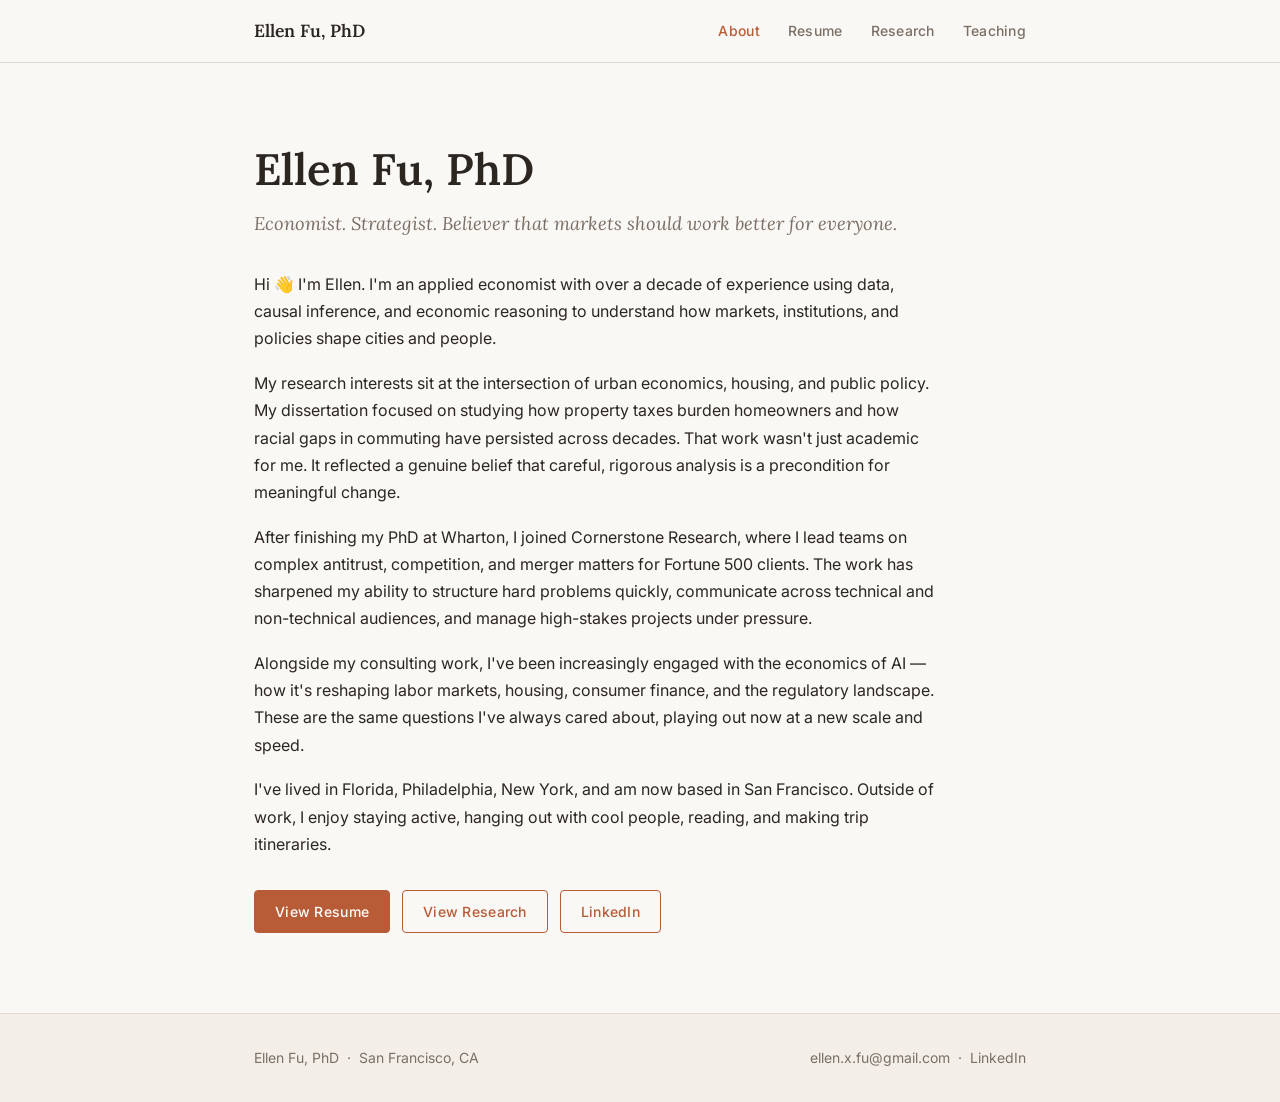
<file: index.html>
<!DOCTYPE html>
<html lang="en">
<head>
  <meta charset="UTF-8" />
  <meta name="viewport" content="width=device-width, initial-scale=1.0" />
  <title>Ellen Fu, PhD</title>
  <link rel="preconnect" href="https://fonts.googleapis.com" />
  <link rel="preconnect" href="https://fonts.gstatic.com" crossorigin />
  <link href="https://fonts.googleapis.com/css2?family=Lora:ital,wght@0,400;0,600;1,400&family=Inter:wght@300;400;500&display=swap" rel="stylesheet" />
  <link rel="stylesheet" href="styles.css" />
</head>
<body>

  <header class="site-header">
    <nav class="nav-inner">
      <a class="nav-logo" href="index.html">Ellen Fu, PhD</a>
      <ul class="nav-links">
        <li><a href="index.html" class="active">About</a></li>
        <li><a href="resume.html">Resume</a></li>
        <li><a href="research.html">Research</a></li>
        <li><a href="teaching.html">Teaching</a></li>
      </ul>
    </nav>
  </header>

  <main>
    <section class="section section-hero">
      <div class="container">
        <div class="hero-text">
          <h1>Ellen Fu, PhD</h1>
          <p class="tagline">Economist. Strategist. Believer that markets should work better for everyone.</p>
          <div class="bio">
            <p>Hi 👋 I'm Ellen. I'm an applied economist with over a decade of experience using data, causal inference, and economic reasoning to understand how markets, institutions, and policies shape cities and people.</p>
            <p>My research interests sit at the intersection of urban economics, housing, and public policy. My dissertation focused on studying how property taxes burden homeowners and how racial gaps in commuting have persisted across decades. That work wasn't just academic for me. It reflected a genuine belief that careful, rigorous analysis is a precondition for meaningful change.</p>
            <p>After finishing my PhD at Wharton, I joined Cornerstone Research, where I lead teams on complex antitrust, competition, and merger matters for Fortune 500 clients. The work has sharpened my ability to structure hard problems quickly, communicate across technical and non-technical audiences, and manage high-stakes projects under pressure.</p>
            <p>Alongside my consulting work, I've been increasingly engaged with the economics of AI — how it's reshaping labor markets, housing, consumer finance, and the regulatory landscape. These are the same questions I've always cared about, playing out now at a new scale and speed.</p>
            <p>I've lived in Florida, Philadelphia, New York, and am now based in San Francisco. Outside of work, I enjoy staying active, hanging out with cool people, reading, and making trip itineraries.</p>
          </div>
          <div class="hero-links">
            <a class="btn btn-primary" href="resume.html">View Resume</a>
            <a class="btn btn-secondary" href="research.html">View Research</a>
            <a class="btn btn-secondary" href="https://www.linkedin.com/in/ellen-fu/" target="_blank" rel="noopener">LinkedIn</a>
          </div>
        </div>
      </div>
    </section>
  </main>

  <footer class="site-footer">
    <div class="container footer-inner">
      <span>Ellen Fu, PhD &nbsp;·&nbsp; San Francisco, CA</span>
      <span>
        <a href="mailto:ellen.x.fu@gmail.com">ellen.x.fu@gmail.com</a>
        &nbsp;·&nbsp;
        <a href="https://www.linkedin.com/in/ellen-fu/" target="_blank" rel="noopener">LinkedIn</a>
      </span>
    </div>
  </footer>

</body>
</html>
</file>
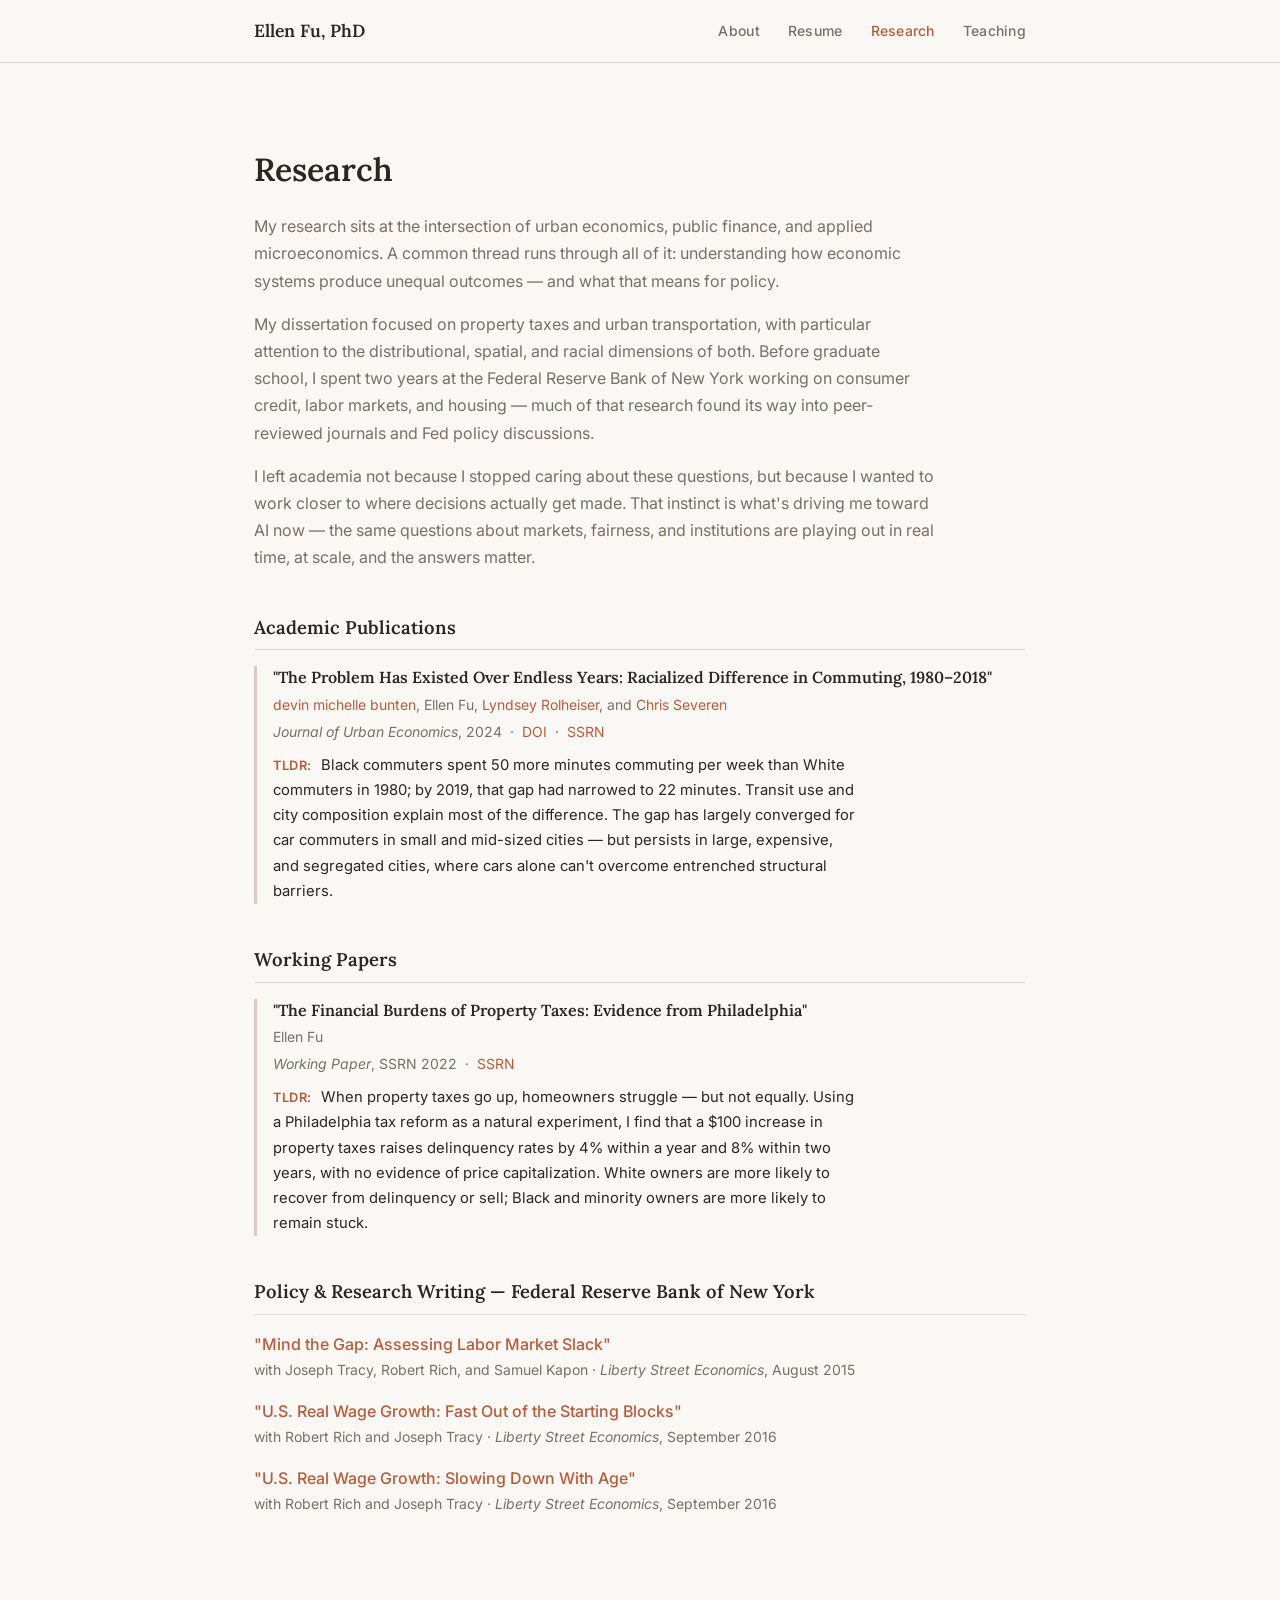
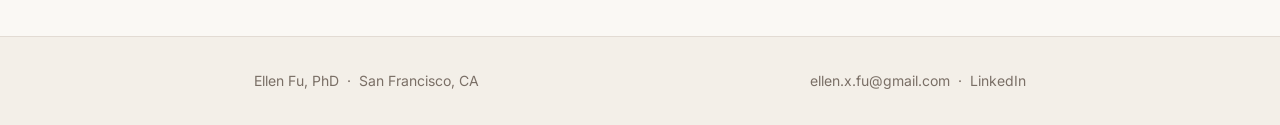
<file: research.html>
<!DOCTYPE html>
<html lang="en">
<head>
  <meta charset="UTF-8" />
  <meta name="viewport" content="width=device-width, initial-scale=1.0" />
  <title>Research — Ellen Fu, PhD</title>
  <link rel="preconnect" href="https://fonts.googleapis.com" />
  <link rel="preconnect" href="https://fonts.gstatic.com" crossorigin />
  <link href="https://fonts.googleapis.com/css2?family=Lora:ital,wght@0,400;0,600;1,400&family=Inter:wght@300;400;500&display=swap" rel="stylesheet" />
  <link rel="stylesheet" href="styles.css" />
</head>
<body>

  <header class="site-header">
    <nav class="nav-inner">
      <a class="nav-logo" href="index.html">Ellen Fu, PhD</a>
      <ul class="nav-links">
        <li><a href="index.html">About</a></li>
        <li><a href="resume.html">Resume</a></li>
        <li><a href="research.html" class="active">Research</a></li>
        <li><a href="teaching.html">Teaching</a></li>
      </ul>
    </nav>
  </header>

  <main>
    <section class="section">
      <div class="container">
        <h2>Research</h2>
        <p class="section-intro">My research sits at the intersection of urban economics, public finance, and applied microeconomics. A common thread runs through all of it: understanding how economic systems produce unequal outcomes — and what that means for policy.</p>
        <p class="section-intro">My dissertation focused on property taxes and urban transportation, with particular attention to the distributional, spatial, and racial dimensions of both. Before graduate school, I spent two years at the Federal Reserve Bank of New York working on consumer credit, labor markets, and housing — much of that research found its way into peer-reviewed journals and Fed policy discussions.</p>
        <p class="section-intro">I left academia not because I stopped caring about these questions, but because I wanted to work closer to where decisions actually get made. That instinct is what's driving me toward AI now — the same questions about markets, fairness, and institutions are playing out in real time, at scale, and the answers matter.</p>

        <div class="research-section">
          <h3>Academic Publications</h3>
          <div class="paper">
            <h4>"The Problem Has Existed Over Endless Years: Racialized Difference in Commuting, 1980–2018"</h4>
            <p class="paper-authors"><a href="https://www.devinbunten.com/" target="_blank" rel="noopener">devin michelle bunten</a>, Ellen Fu, <a href="https://lyndseyrolheiser.com/" target="_blank" rel="noopener">Lyndsey Rolheiser</a>, and <a href="https://cseveren.github.io/" target="_blank" rel="noopener">Chris Severen</a></p>
            <p class="paper-venue"><em>Journal of Urban Economics</em>, 2024 &nbsp;·&nbsp; <a href="https://www.sciencedirect.com/science/article/abs/pii/S0094119023000116" target="_blank" rel="noopener">DOI</a> &nbsp;·&nbsp; <a href="https://papers.ssrn.com/sol3/papers.cfm?abstract_id=4092555" target="_blank" rel="noopener">SSRN</a></p>
            <p class="paper-abstract"><span class="tldr">TLDR:</span> Black commuters spent 50 more minutes commuting per week than White commuters in 1980; by 2019, that gap had narrowed to 22 minutes. Transit use and city composition explain most of the difference. The gap has largely converged for car commuters in small and mid-sized cities — but persists in large, expensive, and segregated cities, where cars alone can't overcome entrenched structural barriers.</p>
          </div>
        </div>

        <div class="research-section">
          <h3>Working Papers</h3>
          <div class="paper">
            <h4>"The Financial Burdens of Property Taxes: Evidence from Philadelphia"</h4>
            <p class="paper-authors">Ellen Fu</p>
            <p class="paper-venue"><em>Working Paper</em>, SSRN 2022 &nbsp;·&nbsp; <a href="https://papers.ssrn.com/sol3/papers.cfm?abstract_id=4134172" target="_blank" rel="noopener">SSRN</a></p>
            <p class="paper-abstract"><span class="tldr">TLDR:</span> When property taxes go up, homeowners struggle — but not equally. Using a Philadelphia tax reform as a natural experiment, I find that a $100 increase in property taxes raises delinquency rates by 4% within a year and 8% within two years, with no evidence of price capitalization. White owners are more likely to recover from delinquency or sell; Black and minority owners are more likely to remain stuck.</p>
          </div>
        </div>

        <div class="research-section">
          <h3>Policy &amp; Research Writing — Federal Reserve Bank of New York</h3>
          <ul class="policy-list">
            <li>
              <a href="https://libertystreeteconomics.newyorkfed.org/2015/08/mind-the-gap-assessing-labor-market-slack/" target="_blank" rel="noopener">"Mind the Gap: Assessing Labor Market Slack"</a>
              <span class="policy-meta">with Joseph Tracy, Robert Rich, and Samuel Kapon · <em>Liberty Street Economics</em>, August 2015</span>
            </li>
            <li>
              <a href="https://libertystreeteconomics.newyorkfed.org/2016/09/us-real-wage-growth-fast-out-of-the-starting-blocks/" target="_blank" rel="noopener">"U.S. Real Wage Growth: Fast Out of the Starting Blocks"</a>
              <span class="policy-meta">with Robert Rich and Joseph Tracy · <em>Liberty Street Economics</em>, September 2016</span>
            </li>
            <li>
              <a href="https://libertystreeteconomics.newyorkfed.org/2016/09/us-real-wage-growth-slowing-down-with-age/" target="_blank" rel="noopener">"U.S. Real Wage Growth: Slowing Down With Age"</a>
              <span class="policy-meta">with Robert Rich and Joseph Tracy · <em>Liberty Street Economics</em>, September 2016</span>
            </li>
          </ul>
        </div>
      </div>
    </section>
  </main>

  <footer class="site-footer">
    <div class="container footer-inner">
      <span>Ellen Fu, PhD &nbsp;·&nbsp; San Francisco, CA</span>
      <span>
        <a href="mailto:ellen.x.fu@gmail.com">ellen.x.fu@gmail.com</a>
        &nbsp;·&nbsp;
        <a href="https://www.linkedin.com/in/ellen-fu/" target="_blank" rel="noopener">LinkedIn</a>
      </span>
    </div>
  </footer>

</body>
</html>
</file>
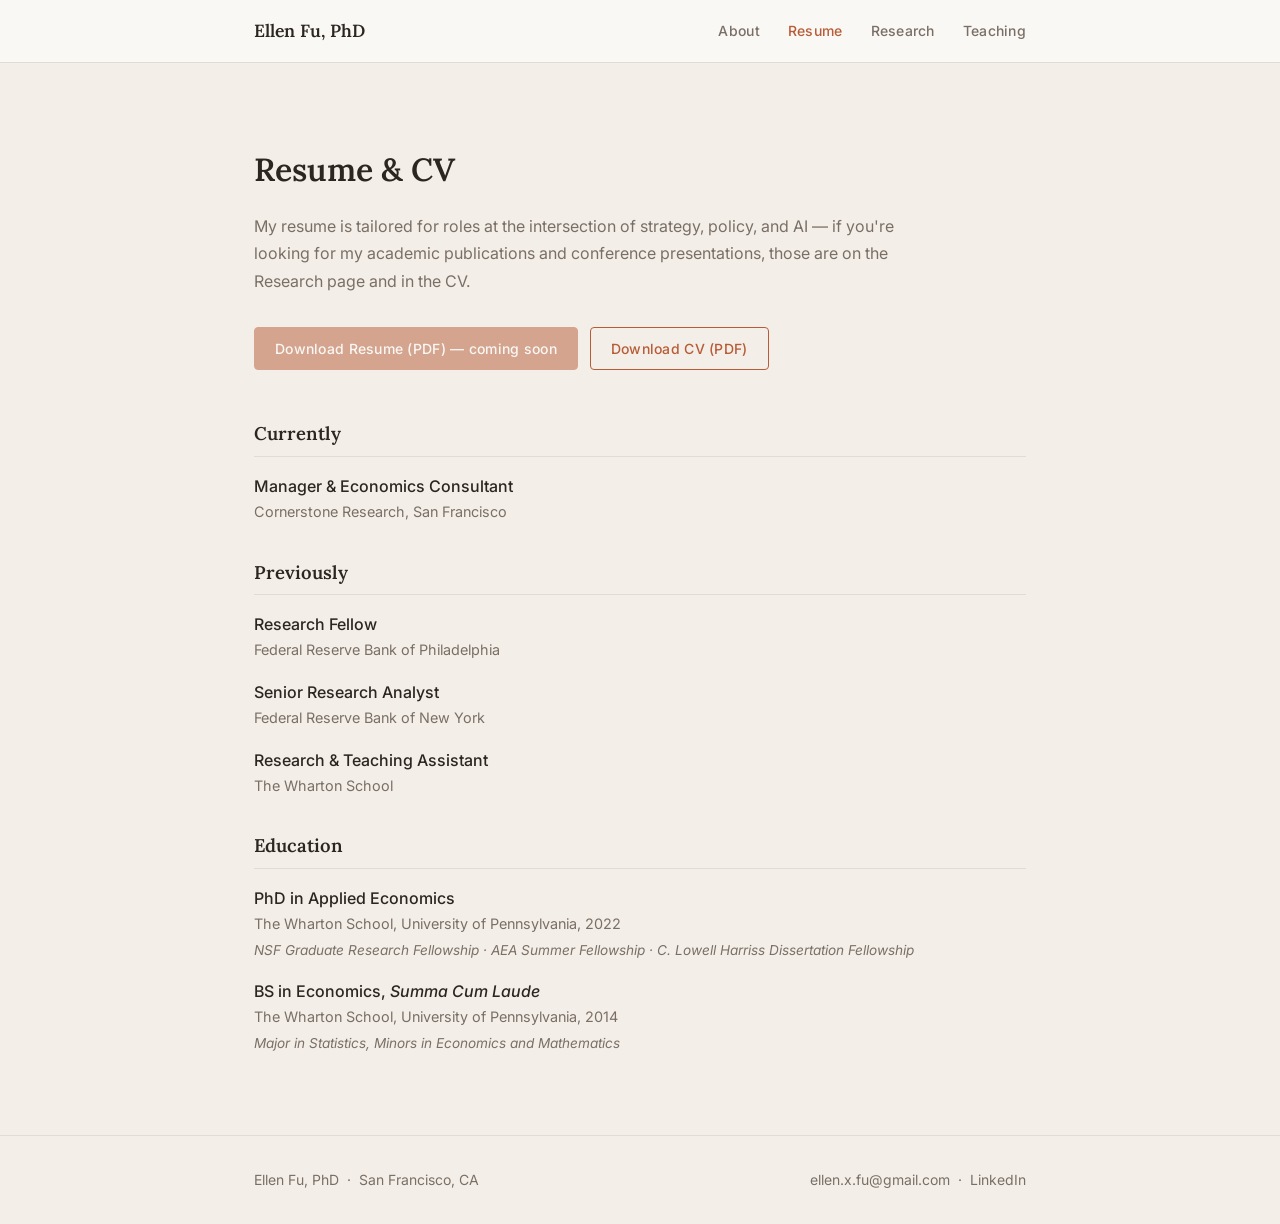
<file: resume.html>
<!DOCTYPE html>
<html lang="en">
<head>
  <meta charset="UTF-8" />
  <meta name="viewport" content="width=device-width, initial-scale=1.0" />
  <title>Resume — Ellen Fu, PhD</title>
  <link rel="preconnect" href="https://fonts.googleapis.com" />
  <link rel="preconnect" href="https://fonts.gstatic.com" crossorigin />
  <link href="https://fonts.googleapis.com/css2?family=Lora:ital,wght@0,400;0,600;1,400&family=Inter:wght@300;400;500&display=swap" rel="stylesheet" />
  <link rel="stylesheet" href="styles.css" />
</head>
<body>

  <header class="site-header">
    <nav class="nav-inner">
      <a class="nav-logo" href="index.html">Ellen Fu, PhD</a>
      <ul class="nav-links">
        <li><a href="index.html">About</a></li>
        <li><a href="resume.html" class="active">Resume</a></li>
        <li><a href="research.html">Research</a></li>
        <li><a href="teaching.html">Teaching</a></li>
      </ul>
    </nav>
  </header>

  <main>
    <section class="section section-alt">
      <div class="container">
        <h2>Resume &amp; CV</h2>
        <p class="section-intro">My resume is tailored for roles at the intersection of strategy, policy, and AI — if you're looking for my academic publications and conference presentations, those are on the Research page and in the CV.</p>
        <div class="download-row">
          <a class="btn btn-primary" href="#" aria-disabled="true">Download Resume (PDF) — coming soon</a>
          <a class="btn btn-secondary" href="EllenFu_CV.pdf" target="_blank">Download CV (PDF)</a>
        </div>

        <div class="resume-grid">
          <div class="resume-block">
            <h3>Currently</h3>
            <div class="resume-item">
              <span class="resume-title">Manager &amp; Economics Consultant</span>
              <span class="resume-org">Cornerstone Research, San Francisco</span>
            </div>
          </div>

          <div class="resume-block">
            <h3>Previously</h3>
            <div class="resume-item">
              <span class="resume-title">Research Fellow</span>
              <span class="resume-org">Federal Reserve Bank of Philadelphia</span>
            </div>
            <div class="resume-item">
              <span class="resume-title">Senior Research Analyst</span>
              <span class="resume-org">Federal Reserve Bank of New York</span>
            </div>
            <div class="resume-item">
              <span class="resume-title">Research &amp; Teaching Assistant</span>
              <span class="resume-org">The Wharton School</span>
            </div>
          </div>

          <div class="resume-block">
            <h3>Education</h3>
            <div class="resume-item">
              <span class="resume-title">PhD in Applied Economics</span>
              <span class="resume-org">The Wharton School, University of Pennsylvania, 2022</span>
              <span class="resume-note">NSF Graduate Research Fellowship · AEA Summer Fellowship · C. Lowell Harriss Dissertation Fellowship</span>
            </div>
            <div class="resume-item">
              <span class="resume-title">BS in Economics, <em>Summa Cum Laude</em></span>
              <span class="resume-org">The Wharton School, University of Pennsylvania, 2014</span>
              <span class="resume-note">Major in Statistics, Minors in Economics and Mathematics</span>
            </div>
          </div>
        </div>
      </div>
    </section>
  </main>

  <footer class="site-footer">
    <div class="container footer-inner">
      <span>Ellen Fu, PhD &nbsp;·&nbsp; San Francisco, CA</span>
      <span>
        <a href="mailto:ellen.x.fu@gmail.com">ellen.x.fu@gmail.com</a>
        &nbsp;·&nbsp;
        <a href="https://www.linkedin.com/in/ellen-fu/" target="_blank" rel="noopener">LinkedIn</a>
      </span>
    </div>
  </footer>

</body>
</html>
</file>
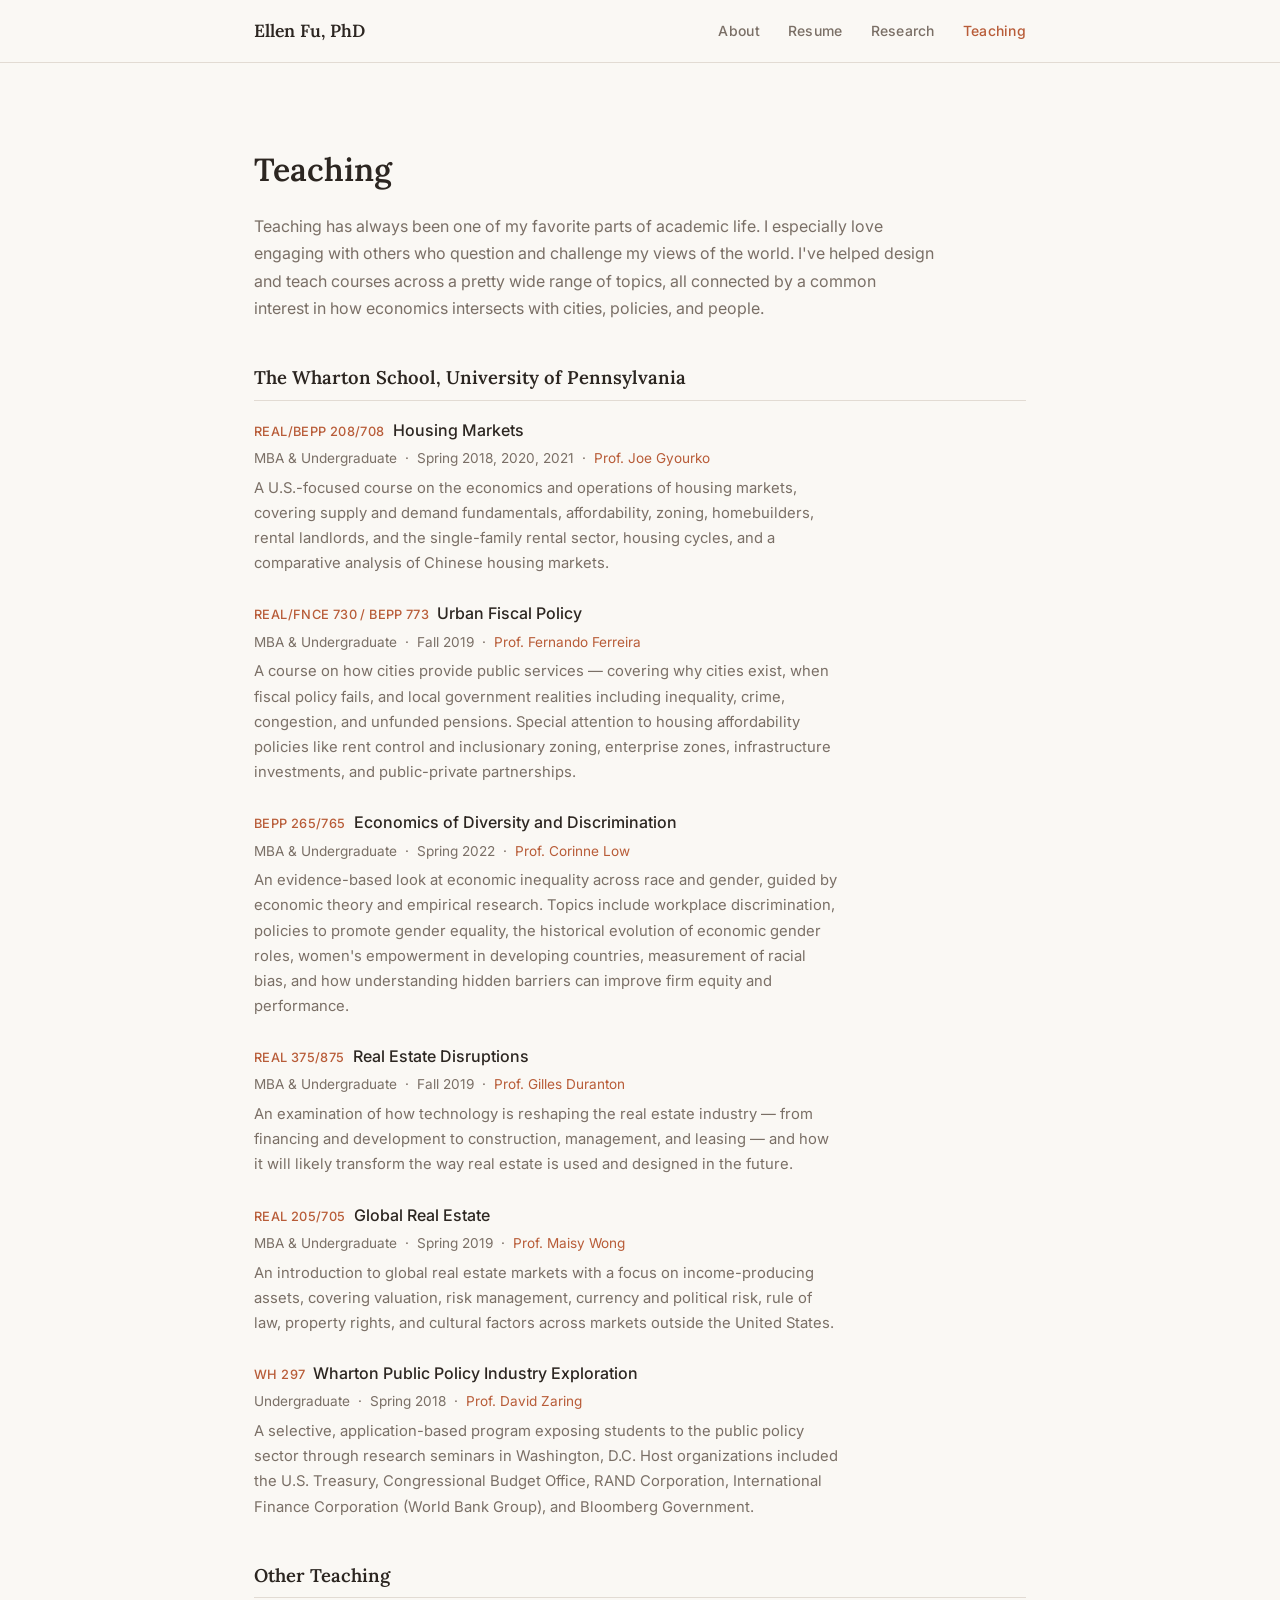
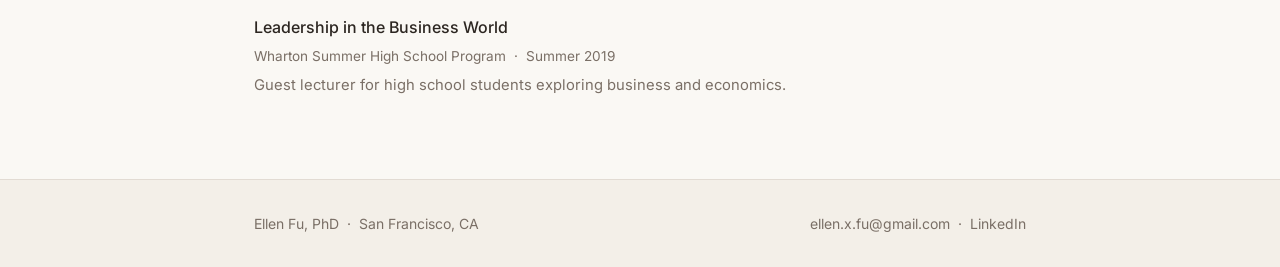
<file: teaching.html>
<!DOCTYPE html>
<html lang="en">
<head>
  <meta charset="UTF-8" />
  <meta name="viewport" content="width=device-width, initial-scale=1.0" />
  <title>Teaching — Ellen Fu, PhD</title>
  <link rel="preconnect" href="https://fonts.googleapis.com" />
  <link rel="preconnect" href="https://fonts.gstatic.com" crossorigin />
  <link href="https://fonts.googleapis.com/css2?family=Lora:ital,wght@0,400;0,600;1,400&family=Inter:wght@300;400;500&display=swap" rel="stylesheet" />
  <link rel="stylesheet" href="styles.css" />
</head>
<body>

  <header class="site-header">
    <nav class="nav-inner">
      <a class="nav-logo" href="index.html">Ellen Fu, PhD</a>
      <ul class="nav-links">
        <li><a href="index.html">About</a></li>
        <li><a href="resume.html">Resume</a></li>
        <li><a href="research.html">Research</a></li>
        <li><a href="teaching.html" class="active">Teaching</a></li>
      </ul>
    </nav>
  </header>

  <main>
    <section class="section">
      <div class="container">
        <h2>Teaching</h2>
        <p class="section-intro">Teaching has always been one of my favorite parts of academic life. I especially love engaging with others who question and challenge my views of the world. I've helped design and teach courses across a pretty wide range of topics, all connected by a common interest in how economics intersects with cities, policies, and people.</p>

        <h3>The Wharton School, University of Pennsylvania</h3>
        <div class="course-list">
          <div class="course">
            <div class="course-header">
              <span class="course-number">REAL/BEPP 208/708</span>
              <span class="course-name">Housing Markets</span>
            </div>
            <div class="course-meta">MBA &amp; Undergraduate &nbsp;·&nbsp; Spring 2018, 2020, 2021 &nbsp;·&nbsp; <a href="https://real-estate.wharton.upenn.edu/profile/gyourko/" target="_blank" rel="noopener">Prof. Joe Gyourko</a></div>
            <p>A U.S.-focused course on the economics and operations of housing markets, covering supply and demand fundamentals, affordability, zoning, homebuilders, rental landlords, and the single-family rental sector, housing cycles, and a comparative analysis of Chinese housing markets.</p>
          </div>
          <div class="course">
            <div class="course-header">
              <span class="course-number">REAL/FNCE 730 / BEPP 773</span>
              <span class="course-name">Urban Fiscal Policy</span>
            </div>
            <div class="course-meta">MBA &amp; Undergraduate &nbsp;·&nbsp; Fall 2019 &nbsp;·&nbsp; <a href="https://real-estate.wharton.upenn.edu/profile/fferreir/" target="_blank" rel="noopener">Prof. Fernando Ferreira</a></div>
            <p>A course on how cities provide public services — covering why cities exist, when fiscal policy fails, and local government realities including inequality, crime, congestion, and unfunded pensions. Special attention to housing affordability policies like rent control and inclusionary zoning, enterprise zones, infrastructure investments, and public-private partnerships.</p>
          </div>
          <div class="course">
            <div class="course-header">
              <span class="course-number">BEPP 265/765</span>
              <span class="course-name">Economics of Diversity and Discrimination</span>
            </div>
            <div class="course-meta">MBA &amp; Undergraduate &nbsp;·&nbsp; Spring 2022 &nbsp;·&nbsp; <a href="https://bepp.wharton.upenn.edu/profile/corlow/" target="_blank" rel="noopener">Prof. Corinne Low</a></div>
            <p>An evidence-based look at economic inequality across race and gender, guided by economic theory and empirical research. Topics include workplace discrimination, policies to promote gender equality, the historical evolution of economic gender roles, women's empowerment in developing countries, measurement of racial bias, and how understanding hidden barriers can improve firm equity and performance.</p>
          </div>
          <div class="course">
            <div class="course-header">
              <span class="course-number">REAL 375/875</span>
              <span class="course-name">Real Estate Disruptions</span>
            </div>
            <div class="course-meta">MBA &amp; Undergraduate &nbsp;·&nbsp; Fall 2019 &nbsp;·&nbsp; <a href="https://real-estate.wharton.upenn.edu/profile/duranton/" target="_blank" rel="noopener">Prof. Gilles Duranton</a></div>
            <p>An examination of how technology is reshaping the real estate industry — from financing and development to construction, management, and leasing — and how it will likely transform the way real estate is used and designed in the future.</p>
          </div>
          <div class="course">
            <div class="course-header">
              <span class="course-number">REAL 205/705</span>
              <span class="course-name">Global Real Estate</span>
            </div>
            <div class="course-meta">MBA &amp; Undergraduate &nbsp;·&nbsp; Spring 2019 &nbsp;·&nbsp; <a href="https://real-estate.wharton.upenn.edu/profile/maisy/" target="_blank" rel="noopener">Prof. Maisy Wong</a></div>
            <p>An introduction to global real estate markets with a focus on income-producing assets, covering valuation, risk management, currency and political risk, rule of law, property rights, and cultural factors across markets outside the United States.</p>
          </div>
          <div class="course">
            <div class="course-header">
              <span class="course-number">WH 297</span>
              <span class="course-name">Wharton Public Policy Industry Exploration</span>
            </div>
            <div class="course-meta">Undergraduate &nbsp;·&nbsp; Spring 2018 &nbsp;·&nbsp; <a href="https://lgst.wharton.upenn.edu/profile/zaring/" target="_blank" rel="noopener">Prof. David Zaring</a></div>
            <p>A selective, application-based program exposing students to the public policy sector through research seminars in Washington, D.C. Host organizations included the U.S. Treasury, Congressional Budget Office, RAND Corporation, International Finance Corporation (World Bank Group), and Bloomberg Government.</p>
          </div>
        </div>

        <h3 class="teaching-subsection">Other Teaching</h3>
        <div class="course-list">
          <div class="course">
            <div class="course-header">
              <span class="course-name">Leadership in the Business World</span>
            </div>
            <div class="course-meta">Wharton Summer High School Program &nbsp;·&nbsp; Summer 2019</div>
            <p>Guest lecturer for high school students exploring business and economics.</p>
          </div>
        </div>
      </div>
    </section>
  </main>

  <footer class="site-footer">
    <div class="container footer-inner">
      <span>Ellen Fu, PhD &nbsp;·&nbsp; San Francisco, CA</span>
      <span>
        <a href="mailto:ellen.x.fu@gmail.com">ellen.x.fu@gmail.com</a>
        &nbsp;·&nbsp;
        <a href="https://www.linkedin.com/in/ellen-fu/" target="_blank" rel="noopener">LinkedIn</a>
      </span>
    </div>
  </footer>

</body>
</html>
</file>
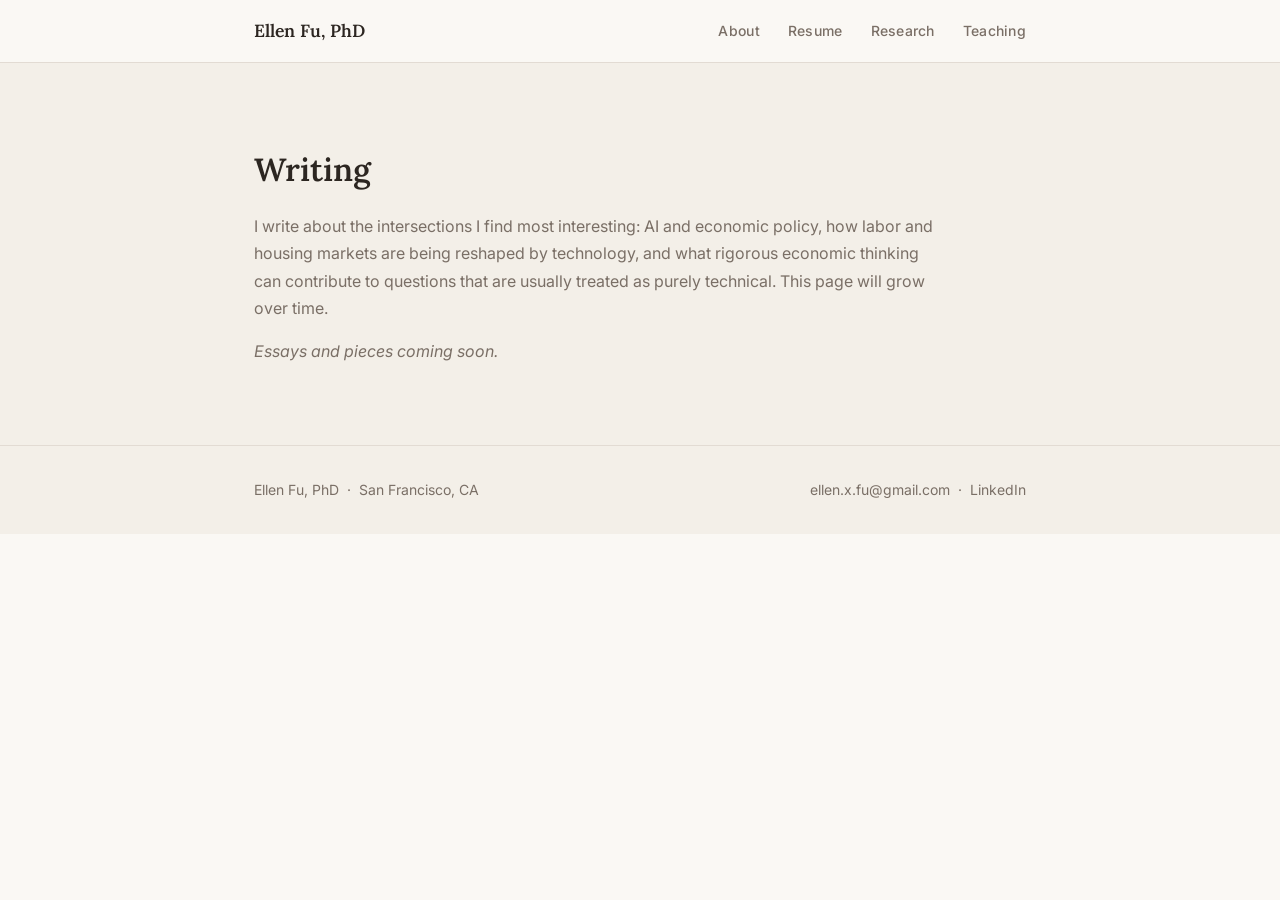
<file: writing.html>
<!DOCTYPE html>
<html lang="en">
<head>
  <meta charset="UTF-8" />
  <meta name="viewport" content="width=device-width, initial-scale=1.0" />
  <title>Writing — Ellen Fu, PhD</title>
  <link rel="preconnect" href="https://fonts.googleapis.com" />
  <link rel="preconnect" href="https://fonts.gstatic.com" crossorigin />
  <link href="https://fonts.googleapis.com/css2?family=Lora:ital,wght@0,400;0,600;1,400&family=Inter:wght@300;400;500&display=swap" rel="stylesheet" />
  <link rel="stylesheet" href="styles.css" />
</head>
<body>

  <header class="site-header">
    <nav class="nav-inner">
      <a class="nav-logo" href="index.html">Ellen Fu, PhD</a>
      <ul class="nav-links">
        <li><a href="index.html">About</a></li>
        <li><a href="resume.html">Resume</a></li>
        <li><a href="research.html">Research</a></li>
        <li><a href="teaching.html">Teaching</a></li>
      </ul>
    </nav>
  </header>

  <main>
    <section class="section section-alt">
      <div class="container">
        <h2>Writing</h2>
        <p class="section-intro">I write about the intersections I find most interesting: AI and economic policy, how labor and housing markets are being reshaped by technology, and what rigorous economic thinking can contribute to questions that are usually treated as purely technical. This page will grow over time.</p>
        <p class="writing-placeholder">Essays and pieces coming soon.</p>
      </div>
    </section>
  </main>

  <footer class="site-footer">
    <div class="container footer-inner">
      <span>Ellen Fu, PhD &nbsp;·&nbsp; San Francisco, CA</span>
      <span>
        <a href="mailto:ellen.x.fu@gmail.com">ellen.x.fu@gmail.com</a>
        &nbsp;·&nbsp;
        <a href="https://www.linkedin.com/in/ellen-fu/" target="_blank" rel="noopener">LinkedIn</a>
      </span>
    </div>
  </footer>

</body>
</html>
</file>
<file: styles.css>
/* =========================================
   TOKENS
   ========================================= */
:root {
  --color-bg:        #FAF8F4;
  --color-bg-alt:    #F3EFE8;
  --color-text:      #2C2621;
  --color-text-muted:#7A6F66;
  --color-accent:    #B85C38;
  --color-accent-light: #E8C5B5;
  --color-border:    #E2DBD3;

  --font-serif: 'Lora', Georgia, serif;
  --font-sans:  'Inter', system-ui, sans-serif;

  --max-width: 820px;
  --section-pad: 5rem 1.5rem;
}

/* =========================================
   RESET & BASE
   ========================================= */
*, *::before, *::after { box-sizing: border-box; margin: 0; padding: 0; }

html { scroll-behavior: smooth; }

body {
  background: var(--color-bg);
  color: var(--color-text);
  font-family: var(--font-sans);
  font-size: 1rem;
  line-height: 1.7;
  -webkit-font-smoothing: antialiased;
}

a {
  color: var(--color-accent);
  text-decoration: none;
}
a:hover { text-decoration: underline; }

/* =========================================
   LAYOUT
   ========================================= */
.container {
  max-width: var(--max-width);
  margin: 0 auto;
  padding: 0 1.5rem;
}

.section { padding: var(--section-pad); }
.section-alt { background: var(--color-bg-alt); }

/* =========================================
   NAV
   ========================================= */
.site-header {
  position: sticky;
  top: 0;
  z-index: 100;
  background: var(--color-bg);
  border-bottom: 1px solid var(--color-border);
}

.nav-inner {
  max-width: var(--max-width);
  margin: 0 auto;
  padding: 1rem 1.5rem;
  display: flex;
  align-items: center;
  justify-content: space-between;
  gap: 1.5rem;
}

.nav-logo {
  font-family: var(--font-serif);
  font-size: 1.1rem;
  font-weight: 600;
  color: var(--color-text);
  white-space: nowrap;
}
.nav-logo:hover { text-decoration: none; color: var(--color-accent); }

.nav-links {
  list-style: none;
  display: flex;
  gap: 1.75rem;
  flex-wrap: wrap;
}

.nav-links a {
  font-size: 0.875rem;
  font-weight: 500;
  color: var(--color-text-muted);
  letter-spacing: 0.02em;
  transition: color 0.15s;
}
.nav-links a:hover,
.nav-links a.active {
  color: var(--color-accent);
  text-decoration: none;
}

/* =========================================
   HERO / ABOUT
   ========================================= */
.section-hero {
  padding-top: 5rem;
  padding-bottom: 5rem;
}

.section-hero h1 {
  font-family: var(--font-serif);
  font-size: clamp(2rem, 5vw, 2.75rem);
  font-weight: 600;
  line-height: 1.2;
  margin-bottom: 0.75rem;
  color: var(--color-text);
}

.tagline {
  font-family: var(--font-serif);
  font-style: italic;
  font-size: 1.15rem;
  color: var(--color-text-muted);
  margin-bottom: 2rem;
}

.bio p {
  margin-bottom: 1.1rem;
  font-size: 1rem;
  max-width: 68ch;
}
.bio p:last-child { margin-bottom: 0; }

.hero-links {
  margin-top: 2rem;
  display: flex;
  gap: 0.75rem;
  flex-wrap: wrap;
}

/* =========================================
   BUTTONS
   ========================================= */
.btn {
  display: inline-block;
  padding: 0.55rem 1.25rem;
  border-radius: 4px;
  font-size: 0.875rem;
  font-weight: 500;
  letter-spacing: 0.02em;
  transition: background 0.15s, color 0.15s, border-color 0.15s;
  white-space: nowrap;
}

.btn-primary {
  background: var(--color-accent);
  color: #fff;
  border: 1.5px solid var(--color-accent);
}
.btn-primary:hover {
  background: #9e4e2f;
  border-color: #9e4e2f;
  text-decoration: none;
  color: #fff;
}

.btn-secondary {
  background: transparent;
  color: var(--color-accent);
  border: 1.5px solid var(--color-accent);
}
.btn-secondary:hover {
  background: var(--color-accent-light);
  text-decoration: none;
  color: var(--color-accent);
}

/* =========================================
   SECTION HEADINGS & INTRO
   ========================================= */
.section h2 {
  font-family: var(--font-serif);
  font-size: clamp(1.5rem, 3.5vw, 2rem);
  font-weight: 600;
  margin-bottom: 1rem;
  color: var(--color-text);
}

.section h3 {
  font-family: var(--font-serif);
  font-size: 1.15rem;
  font-weight: 600;
  margin-top: 2.5rem;
  margin-bottom: 1rem;
  color: var(--color-text);
  padding-bottom: 0.4rem;
  border-bottom: 1px solid var(--color-border);
}

.section-intro {
  color: var(--color-text-muted);
  max-width: 68ch;
  margin-bottom: 1rem;
}
.section-intro:last-of-type { margin-bottom: 2rem; }

/* =========================================
   RESUME
   ========================================= */
.download-row {
  display: flex;
  gap: 0.75rem;
  flex-wrap: wrap;
  margin-bottom: 3rem;
}

.btn[aria-disabled="true"] {
  opacity: 0.5;
  cursor: default;
  pointer-events: none;
}

.resume-grid {
  display: grid;
  gap: 2rem;
}

.resume-block h3 {
  margin-top: 0;
}

.resume-item {
  display: flex;
  flex-direction: column;
  margin-bottom: 1rem;
}
.resume-item:last-child { margin-bottom: 0; }

.resume-title {
  font-weight: 500;
  color: var(--color-text);
}

.resume-org {
  font-size: 0.9rem;
  color: var(--color-text-muted);
}

.resume-note {
  font-size: 0.85rem;
  color: var(--color-text-muted);
  font-style: italic;
  margin-top: 0.15rem;
}

/* =========================================
   RESEARCH
   ========================================= */
.research-section {
  margin-bottom: 2.5rem;
}

.paper {
  margin-bottom: 2rem;
  padding-left: 1rem;
  border-left: 3px solid var(--color-accent-light);
}

.paper h4 {
  font-family: var(--font-serif);
  font-size: 1rem;
  font-weight: 600;
  margin-bottom: 0.25rem;
  line-height: 1.4;
}

.paper-authors {
  font-size: 0.875rem;
  color: var(--color-text-muted);
  margin-bottom: 0.2rem;
}

.paper-venue {
  font-size: 0.875rem;
  color: var(--color-text-muted);
  margin-bottom: 0.6rem;
}

.paper-abstract {
  font-size: 0.925rem;
  color: var(--color-text);
  max-width: 65ch;
}

.tldr {
  font-weight: 600;
  color: var(--color-accent);
  font-size: 0.8rem;
  letter-spacing: 0.04em;
  text-transform: uppercase;
  margin-right: 0.35rem;
}

.policy-list {
  list-style: none;
  display: flex;
  flex-direction: column;
  gap: 1rem;
}

.policy-list li {
  display: flex;
  flex-direction: column;
}

.policy-list a {
  font-weight: 500;
}

.policy-meta {
  font-size: 0.875rem;
  color: var(--color-text-muted);
}

/* =========================================
   WRITING
   ========================================= */
.writing-placeholder {
  font-style: italic;
  color: var(--color-text-muted);
  margin-top: 1rem;
}

/* =========================================
   TEACHING
   ========================================= */
.teaching-subsection { margin-top: 3rem; }

.course-list {
  display: flex;
  flex-direction: column;
  gap: 1.5rem;
}

.course-header {
  display: flex;
  flex-wrap: wrap;
  align-items: baseline;
  gap: 0.5rem;
  margin-bottom: 0.2rem;
}

.course-number {
  font-size: 0.8rem;
  font-weight: 500;
  color: var(--color-accent);
  letter-spacing: 0.03em;
  text-transform: uppercase;
}

.course-name {
  font-weight: 500;
  font-size: 1rem;
}

.course-meta {
  font-size: 0.85rem;
  color: var(--color-text-muted);
  margin-bottom: 0.35rem;
}

.course p {
  font-size: 0.925rem;
  color: var(--color-text-muted);
  max-width: 65ch;
}

/* =========================================
   FOOTER
   ========================================= */
.site-footer {
  background: var(--color-bg-alt);
  border-top: 1px solid var(--color-border);
  padding: 2rem 1.5rem;
}

.footer-inner {
  display: flex;
  flex-wrap: wrap;
  justify-content: space-between;
  gap: 0.5rem;
  font-size: 0.875rem;
  color: var(--color-text-muted);
}

.footer-inner a {
  color: var(--color-text-muted);
}
.footer-inner a:hover { color: var(--color-accent); }

/* =========================================
   RESPONSIVE
   ========================================= */
@media (max-width: 600px) {
  .nav-links { gap: 1rem; }
  .nav-links a { font-size: 0.8rem; }
  .section { padding: 3rem 1.25rem; }
  .hero-links { flex-direction: column; }
  .download-row { flex-direction: column; }
  .footer-inner { flex-direction: column; }
}
</file>
